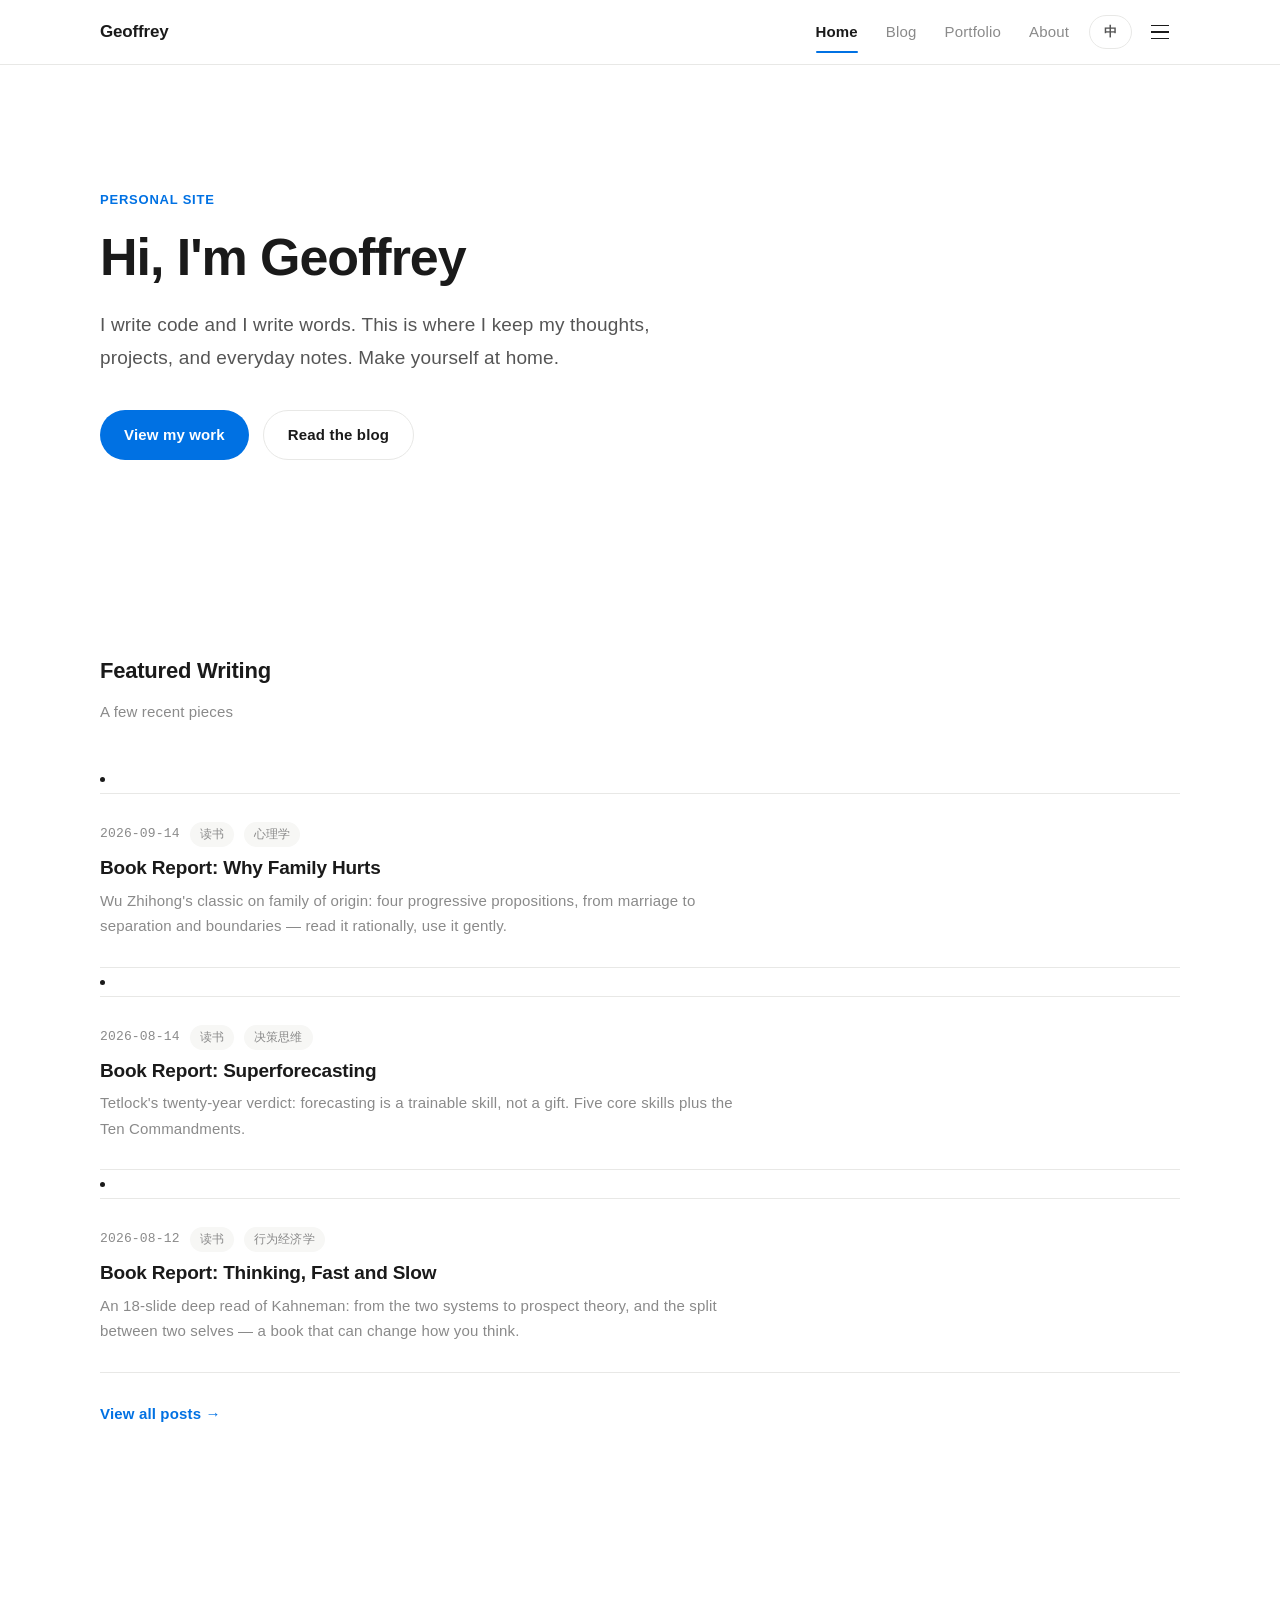
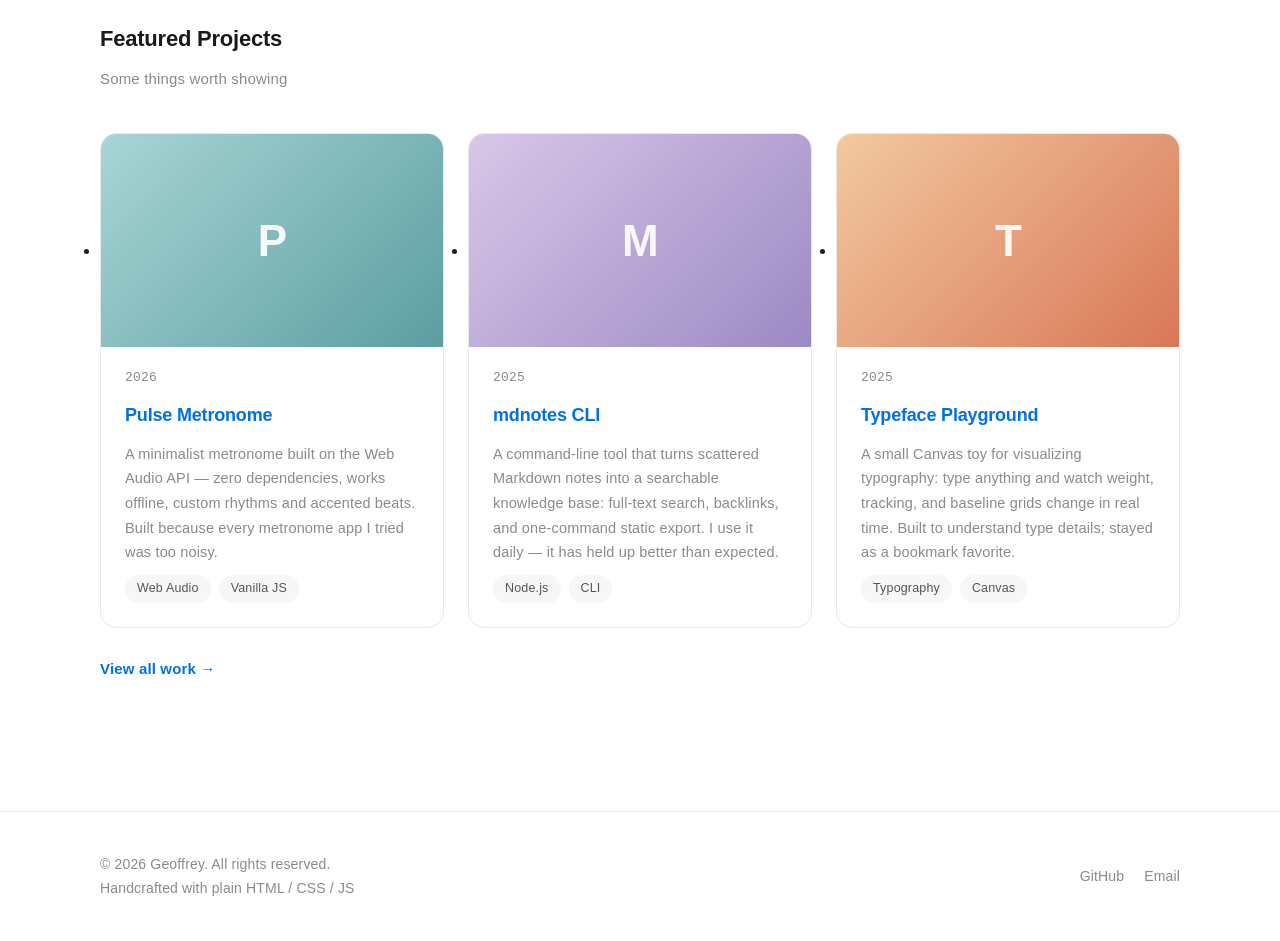
<file: index.html>
<!DOCTYPE html>
<html lang="zh">
<head>
  <meta charset="UTF-8" />
  <meta name="viewport" content="width=device-width, initial-scale=1.0" />
  <meta name="description" content="Geoffrey's personal site — writing, projects, and a bit about me." />
  <title>Geoffrey — 首页</title>
  <link rel="stylesheet" href="assets/css/style.css" />
</head>
<body>
  <!-- Header & footer are injected by assets/js/nav.js -->

  <main>
    <section class="hero">
      <div class="container">
        <span class="hero-eyebrow" data-i18n="home.eyebrow">Personal Site</span>
        <h1 data-i18n="home.heroTitle">Hi, I'm Geoffrey</h1>
        <p data-i18n="home.heroSubtitle"></p>
        <div class="hero-actions">
          <a class="btn btn-primary" href="portfolio.html" data-i18n="home.ctaWorks">View my work</a>
          <a class="btn btn-ghost" href="blog.html" data-i18n="home.ctaBlog">Read the blog</a>
        </div>
      </div>
    </section>

    <section class="section" id="writing">
      <div class="container">
        <h2 class="section-title" data-i18n="home.featuredPosts">Featured Writing</h2>
        <p class="section-sub" data-i18n="home.featuredPostsSub"></p>
        <div id="featured-posts"><!-- rendered by article.js --></div>
        <a class="view-all" href="blog.html" data-i18n="home.viewAllPosts">View all posts →</a>
      </div>
    </section>

    <section class="section" id="work">
      <div class="container">
        <h2 class="section-title" data-i18n="home.featuredWorks">Featured Projects</h2>
        <p class="section-sub" data-i18n="home.featuredWorksSub"></p>
        <div id="featured-works"><!-- rendered by works.js --></div>
        <a class="view-all" href="portfolio.html" data-i18n="home.viewAllWorks">View all work →</a>
      </div>
    </section>
  </main>

  <script src="assets/data/articles.js"></script>
  <script src="assets/data/works.js"></script>
  <script src="assets/js/i18n.js"></script>
  <script src="assets/js/nav.js"></script>
  <script src="assets/js/article.js"></script>
  <script src="assets/js/works.js"></script>
</body>
</html>
</file>
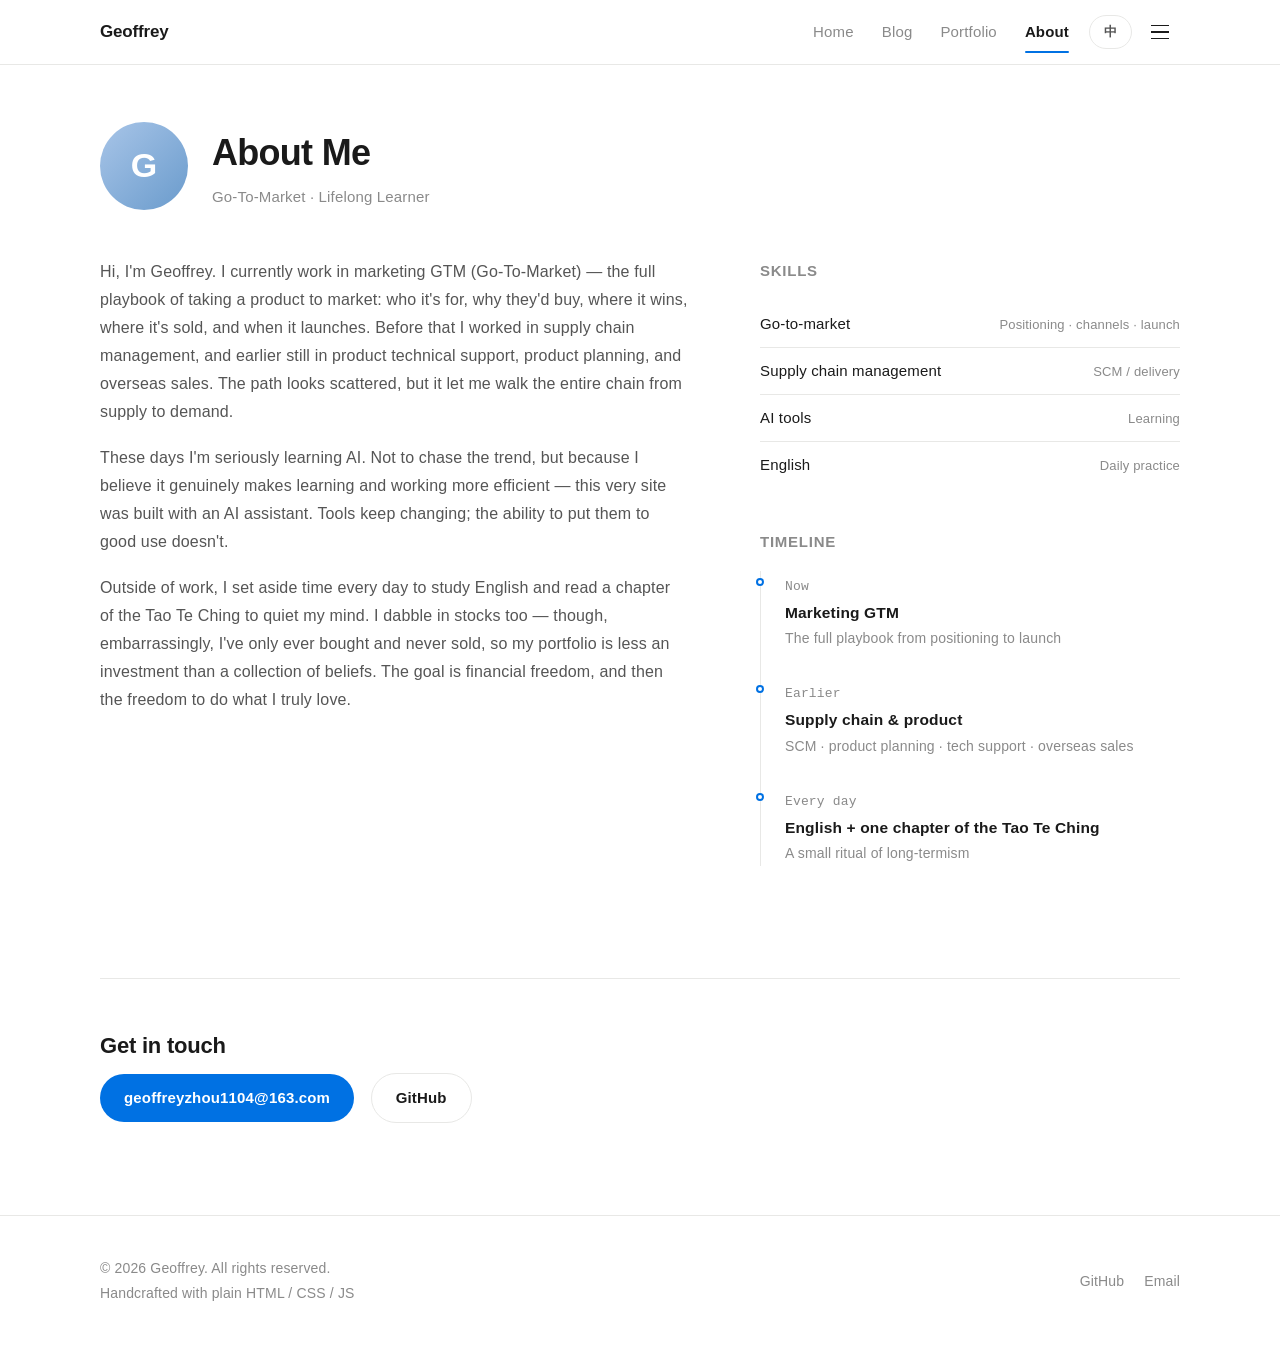
<file: about.html>
<!DOCTYPE html>
<html lang="zh">
<head>
  <meta charset="UTF-8" />
  <meta name="viewport" content="width=device-width, initial-scale=1.0" />
  <meta name="description" content="About Geoffrey." />
  <title>关于我 — Geoffrey</title>
  <link rel="stylesheet" href="assets/css/style.css" />
</head>
<body>
  <main>
    <div class="container">
      <div class="about-header">
        <div class="avatar cover-g1" aria-hidden="true">G</div>
        <div>
          <h1 data-i18n="about.title">About Me</h1>
          <p class="about-role" data-i18n="about.role"></p>
        </div>
      </div>

      <div class="about-grid">
        <div class="about-bio">
          <p data-i18n="about.p1"></p>
          <p data-i18n="about.p2"></p>
          <p data-i18n="about.p3"></p>
        </div>

        <aside>
          <div class="sidebar-block">
            <h3 data-i18n="about.skillsTitle">Skills</h3>
            <ul class="skill-list">
              <li><span data-i18n="about.skill1"></span><span class="skill-note" data-i18n="about.skill1Note"></span></li>
              <li><span data-i18n="about.skill2"></span><span class="skill-note" data-i18n="about.skill2Note"></span></li>
              <li><span data-i18n="about.skill3"></span><span class="skill-note" data-i18n="about.skill3Note"></span></li>
              <li><span data-i18n="about.skill4"></span><span class="skill-note" data-i18n="about.skill4Note"></span></li>
            </ul>
          </div>

          <div class="sidebar-block">
            <h3 data-i18n="about.timelineTitle">Timeline</h3>
            <ul class="timeline">
              <li>
                <span class="tl-when" data-i18n="about.tl1When"></span>
                <div class="tl-what" data-i18n="about.tl1What"></div>
                <div class="tl-note" data-i18n="about.tl1Note"></div>
              </li>
              <li>
                <span class="tl-when" data-i18n="about.tl2When"></span>
                <div class="tl-what" data-i18n="about.tl2What"></div>
                <div class="tl-note" data-i18n="about.tl2Note"></div>
              </li>
              <li>
                <span class="tl-when" data-i18n="about.tl3When"></span>
                <div class="tl-what" data-i18n="about.tl3What"></div>
                <div class="tl-note" data-i18n="about.tl3Note"></div>
              </li>
            </ul>
          </div>
        </aside>
      </div>

      <div class="contact-strip">
        <h2 class="section-title" data-i18n="about.contact">Get in touch</h2>
        <div>
          <a class="btn btn-primary" href="mailto:geoffreyzhou1104@163.com">geoffreyzhou1104@163.com</a>
          <a class="btn btn-ghost" href="https://github.com/geoffreyzhou1104" target="_blank" rel="noopener" data-i18n="about.github">GitHub</a>
        </div>
      </div>
    </div>
  </main>

  <script src="assets/js/i18n.js"></script>
  <script src="assets/js/nav.js"></script>
</body>
</html>
</file>
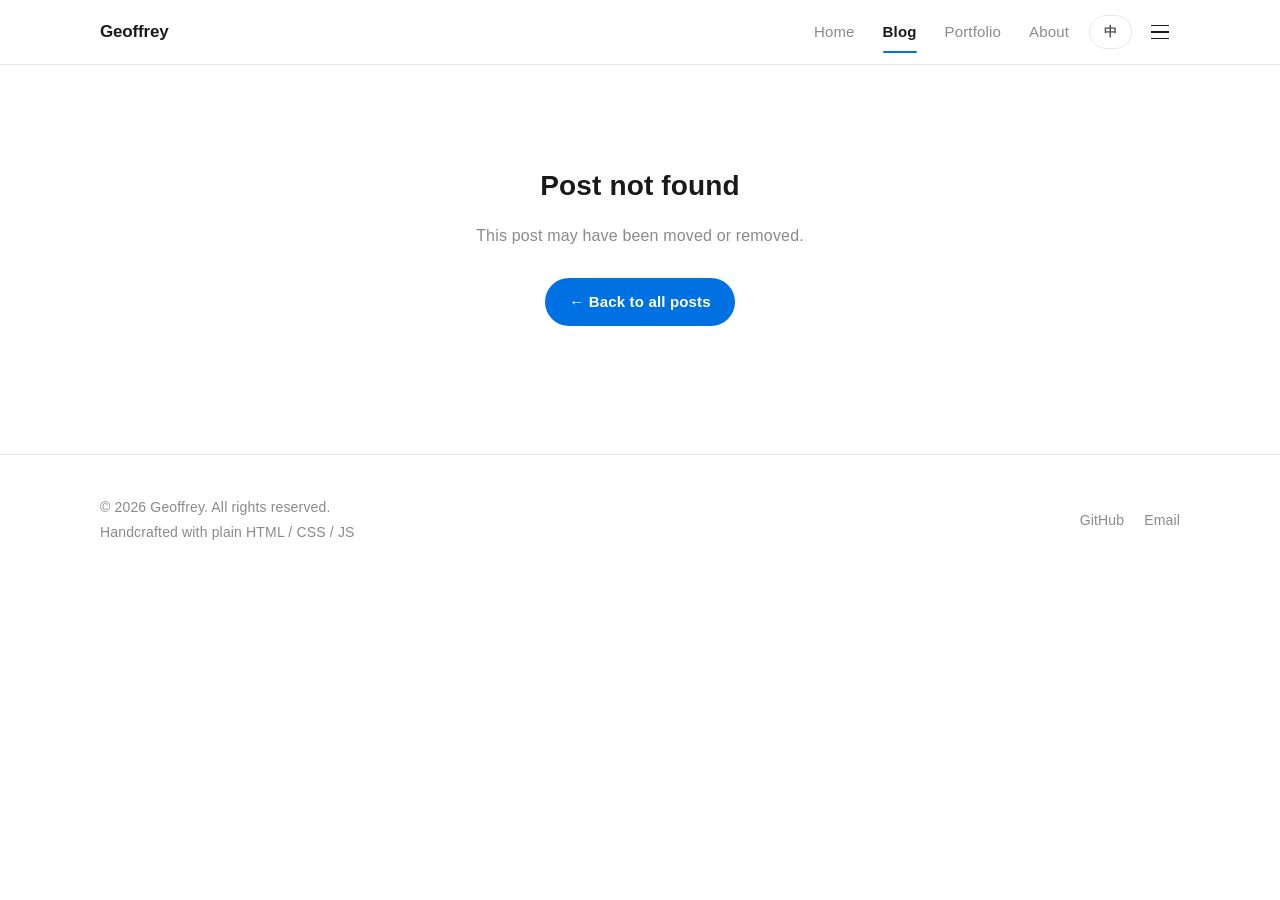
<file: article.html>
<!DOCTYPE html>
<html lang="zh">
<head>
  <meta charset="UTF-8" />
  <meta name="viewport" content="width=device-width, initial-scale=1.0" />
  <title>文章 — Geoffrey</title>
  <link rel="stylesheet" href="assets/css/style.css" />
</head>
<body>
  <main id="article-root">
    <!-- Rendered by article.js based on ?id=xxx -->
  </main>

  <script src="assets/data/articles.js"></script>
  <script src="assets/js/i18n.js"></script>
  <script src="assets/js/nav.js"></script>
  <script src="assets/js/article.js"></script>
</body>
</html>
</file>
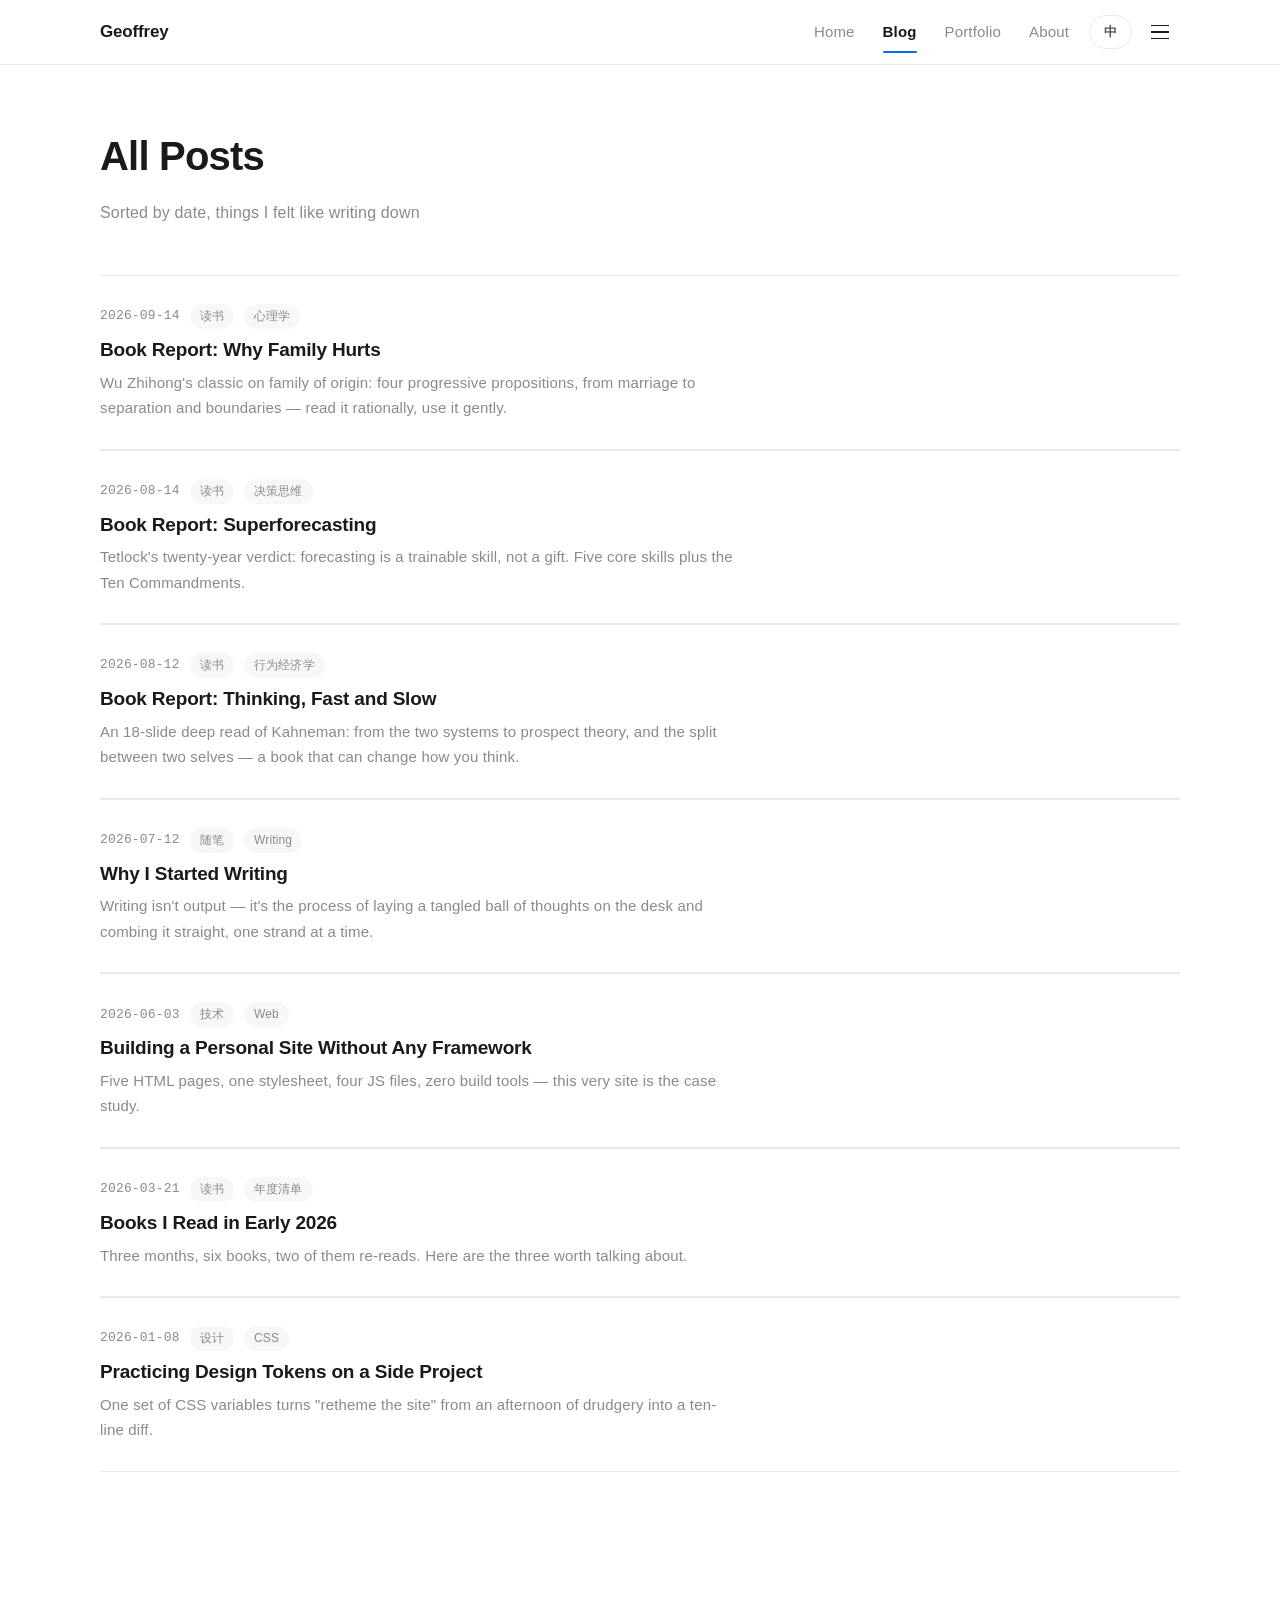
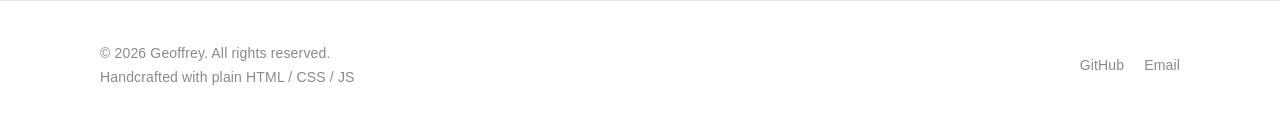
<file: blog.html>
<!DOCTYPE html>
<html lang="zh">
<head>
  <meta charset="UTF-8" />
  <meta name="viewport" content="width=device-width, initial-scale=1.0" />
  <meta name="description" content="All posts by Geoffrey." />
  <title>文章 — Geoffrey</title>
  <link rel="stylesheet" href="assets/css/style.css" />
</head>
<body>
  <main>
    <div class="container">
      <div class="page-head">
        <h1 data-i18n="blog.title">All Posts</h1>
        <p data-i18n="blog.sub"></p>
      </div>
      <section class="section" style="padding-top: 0">
        <div id="post-list"><!-- rendered by article.js --></div>
      </section>
    </div>
  </main>

  <script src="assets/data/articles.js"></script>
  <script src="assets/js/i18n.js"></script>
  <script src="assets/js/nav.js"></script>
  <script src="assets/js/article.js"></script>
</body>
</html>
</file>
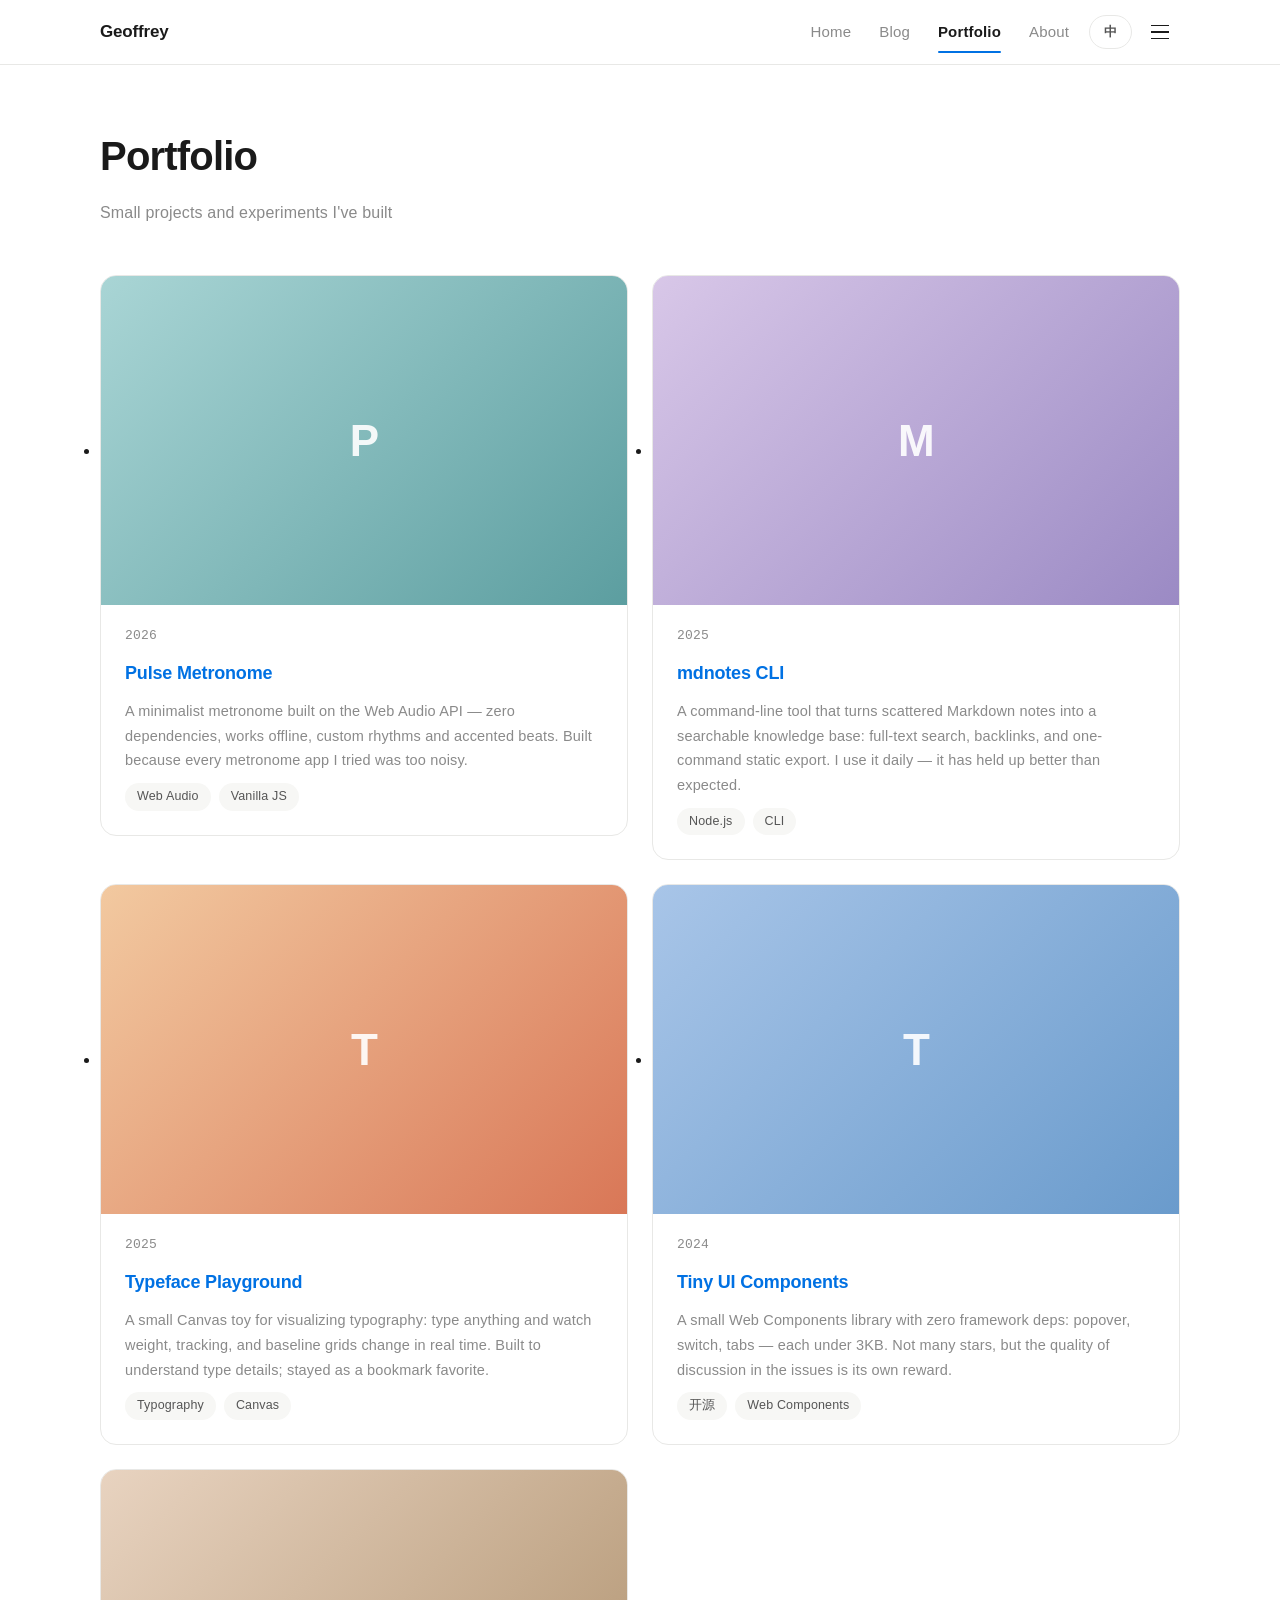
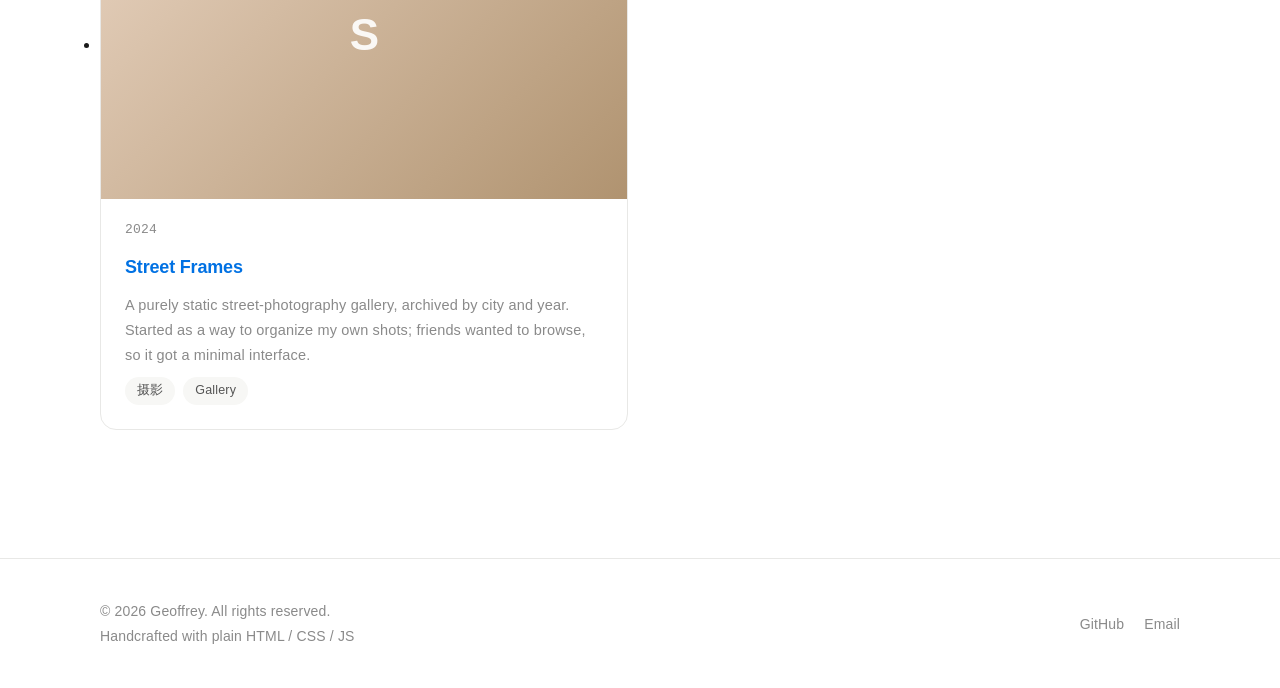
<file: portfolio.html>
<!DOCTYPE html>
<html lang="zh">
<head>
  <meta charset="UTF-8" />
  <meta name="viewport" content="width=device-width, initial-scale=1.0" />
  <meta name="description" content="Projects and experiments by Geoffrey." />
  <title>作品集 — Geoffrey</title>
  <link rel="stylesheet" href="assets/css/style.css" />
</head>
<body>
  <main>
    <div class="container">
      <div class="page-head">
        <h1 data-i18n="portfolio.title">Portfolio</h1>
        <p data-i18n="portfolio.sub"></p>
      </div>
      <section class="section" style="padding-top: 0">
        <div id="works-grid"><!-- rendered by works.js --></div>
      </section>
    </div>
  </main>

  <script src="assets/data/works.js"></script>
  <script src="assets/js/i18n.js"></script>
  <script src="assets/js/nav.js"></script>
  <script src="assets/js/article.js"></script>
  <script src="assets/js/works.js"></script>
</body>
</html>
</file>
<file: assets/css/style.css>
/* ============================================================
   Personal Site — Global Stylesheet
   Light-minimal (Apple/Notion inspired), mobile-first, no build
   ============================================================ */

/* ---------- 1. Design Tokens ---------- */
:root {
  /* Background & text */
  --bg: #ffffff;
  --bg-secondary: #f7f7f5;
  --text-primary: #1a1a1a;
  --text-secondary: #555555;
  --text-tertiary: #8a8a8a;

  /* Lines & accent */
  --border: #e8e8e6;
  --accent: #0071e3;
  --accent-hover: #0077ed;

  /* Radius & shadows */
  --radius: 12px;
  --radius-lg: 16px;
  --shadow-sm: 0 1px 3px rgba(0, 0, 0, 0.05);
  --shadow-md: 0 4px 16px rgba(0, 0, 0, 0.08);

  /* Fonts */
  --font-sans: -apple-system, BlinkMacSystemFont, "Segoe UI", "PingFang SC",
    "Hiragino Sans GB", "Microsoft YaHei", "Noto Sans SC", sans-serif;
  --font-mono: "SF Mono", "Cascadia Code", Consolas, "JetBrains Mono",
    Menlo, monospace;

  /* Layout */
  --container: min(1080px, 92vw);
  --reading: 680px;
  --nav-h: 64px;
}

/* Dark theme (reserved for future — enable via [data-theme="dark"] on <html>)
[data-theme="dark"] {
  --bg: #111112;
  --bg-secondary: #1a1a1c;
  --text-primary: #f5f5f5;
  --text-secondary: #c0c0c0;
  --text-tertiary: #8a8a8a;
  --border: #2a2a2c;
  --accent: #2997ff;
  --accent-hover: #40a3ff;
  --shadow-sm: 0 1px 3px rgba(0, 0, 0, 0.4);
  --shadow-md: 0 4px 16px rgba(0, 0, 0, 0.5);
}
*/

/* ---------- 2. Reset & Base ---------- */
*,
*::before,
*::after {
  box-sizing: border-box;
  margin: 0;
  padding: 0;
}

html {
  scroll-behavior: smooth;
  -webkit-text-size-adjust: 100%;
}

body {
  font-family: var(--font-sans);
  font-size: 16px;
  line-height: 1.75;
  color: var(--text-primary);
  background: var(--bg);
  letter-spacing: 0.01em;
  -webkit-font-smoothing: antialiased;
}

img {
  max-width: 100%;
  display: block;
}

a {
  color: var(--accent);
  text-decoration: none;
  transition: color 0.2s ease;
}

a:hover {
  color: var(--accent-hover);
}

button {
  font: inherit;
  color: inherit;
  background: none;
  border: none;
  cursor: pointer;
}

:focus-visible {
  outline: 2px solid var(--accent);
  outline-offset: 2px;
  border-radius: 4px;
}

::selection {
  background: rgba(0, 113, 227, 0.15);
}

/* ---------- 3. Layout Utilities ---------- */
.container {
  width: var(--container);
  margin-inline: auto;
}

.section {
  padding-block: 64px;
}

@media (min-width: 901px) {
  .section {
    padding-block: 96px;
  }
}

.section-title {
  font-size: 22px;
  font-weight: 700;
  letter-spacing: -0.01em;
  margin-bottom: 8px;
}

.section-sub {
  color: var(--text-tertiary);
  font-size: 15px;
  margin-bottom: 40px;
}

/* Reading-width column for article body */
.reading {
  max-width: var(--reading);
  margin-inline: auto;
}

/* ---------- 4. Header / Navigation ---------- */
.site-header {
  position: sticky;
  top: 0;
  z-index: 100;
  background: rgba(255, 255, 255, 0.82);
  backdrop-filter: blur(8px);
  -webkit-backdrop-filter: blur(8px);
  border-bottom: 1px solid var(--border);
}

.site-header .container {
  display: flex;
  align-items: center;
  justify-content: space-between;
  height: var(--nav-h);
}

.nav-logo {
  font-size: 17px;
  font-weight: 700;
  color: var(--text-primary);
  letter-spacing: -0.01em;
}

.nav-logo:hover {
  color: var(--text-primary);
}

.nav-right {
  display: flex;
  align-items: center;
  gap: 8px;
}

.nav-links {
  display: none;
  align-items: center;
  gap: 4px;
  list-style: none;
}

@media (min-width: 769px) {
  .nav-links {
    display: flex;
  }
  .nav-burger {
    display: none;
  }
}

.nav-link {
  position: relative;
  display: inline-block;
  padding: 6px 12px;
  font-size: 15px;
  color: var(--text-tertiary);
  transition: color 0.2s ease;
}

.nav-link:hover {
  color: var(--text-primary);
}

.nav-link.active {
  color: var(--text-primary);
  font-weight: 600;
}

.nav-link.active::after {
  content: "";
  position: absolute;
  left: 12px;
  right: 12px;
  bottom: -2px;
  height: 2px;
  border-radius: 1px;
  background: var(--accent);
}

/* Language pill button */
.lang-btn {
  display: inline-flex;
  align-items: center;
  padding: 5px 14px;
  border-radius: 999px;
  border: 1px solid var(--border);
  background: var(--bg);
  font-size: 13px;
  font-weight: 600;
  color: var(--text-secondary);
  transition: border-color 0.2s ease, color 0.2s ease, transform 0.2s ease;
}

.lang-btn:hover {
  border-color: var(--accent);
  color: var(--accent);
}

.lang-btn:active {
  transform: scale(0.96);
}

/* Burger (mobile) */
.nav-burger {
  display: inline-flex;
  flex-direction: column;
  justify-content: center;
  gap: 5px;
  width: 40px;
  height: 40px;
  align-items: center;
}

.nav-burger span {
  display: block;
  width: 18px;
  height: 1.5px;
  background: var(--text-primary);
  transition: transform 0.25s ease, opacity 0.2s ease;
}

.nav-burger.open span:nth-child(1) {
  transform: translateY(6.5px) rotate(45deg);
}

.nav-burger.open span:nth-child(2) {
  opacity: 0;
}

.nav-burger.open span:nth-child(3) {
  transform: translateY(-6.5px) rotate(-45deg);
}

/* Mobile dropdown menu */
.nav-menu {
  display: none;
  border-bottom: 1px solid var(--border);
  background: var(--bg);
}

.nav-menu.open {
  display: block;
  animation: menuDown 0.25s ease;
}

@keyframes menuDown {
  from {
    opacity: 0;
    transform: translateY(-6px);
  }
  to {
    opacity: 1;
    transform: translateY(0);
  }
}

.nav-menu ul {
  list-style: none;
  padding: 8px 4vw 16px;
}

.nav-menu a {
  display: block;
  padding: 12px 8px;
  font-size: 16px;
  color: var(--text-secondary);
  border-radius: 8px;
}

.nav-menu a:hover,
.nav-menu a.active {
  color: var(--text-primary);
  background: var(--bg-secondary);
}

/* ---------- 5. Hero (home) ---------- */
.hero {
  padding-block: 72px 56px;
}

@media (min-width: 901px) {
  .hero {
    padding-block: 120px 96px;
  }
}

.hero-eyebrow {
  display: inline-block;
  font-size: 13px;
  font-weight: 600;
  color: var(--accent);
  letter-spacing: 0.06em;
  text-transform: uppercase;
  margin-bottom: 16px;
}

.hero h1 {
  font-size: clamp(32px, 6vw, 52px);
  font-weight: 800;
  letter-spacing: -0.02em;
  line-height: 1.15;
  margin-bottom: 20px;
}

.hero p {
  max-width: 560px;
  color: var(--text-secondary);
  font-size: clamp(16px, 2vw, 19px);
  margin-bottom: 36px;
}

.hero-actions {
  display: flex;
  flex-wrap: wrap;
  gap: 14px;
}

/* ---------- 6. Buttons ---------- */
.btn {
  display: inline-flex;
  align-items: center;
  gap: 6px;
  padding: 11px 24px;
  border-radius: 999px;
  font-size: 15px;
  font-weight: 600;
  transition: background 0.2s ease, color 0.2s ease, border-color 0.2s ease,
    transform 0.2s ease;
}

.btn:active {
  transform: scale(0.97);
}

.btn-primary {
  background: var(--accent);
  color: #fff;
}

.btn-primary:hover {
  background: var(--accent-hover);
  color: #fff;
}

.btn-ghost {
  border: 1px solid var(--border);
  color: var(--text-primary);
}

.btn-ghost:hover {
  border-color: var(--accent);
  color: var(--accent);
}

/* ---------- 7. Article List ---------- */
.post-list {
  list-style: none;
}

.post-item {
  display: block;
  padding-block: 28px;
  border-bottom: 1px solid var(--border);
  color: inherit;
}

.post-item:first-child {
  border-top: 1px solid var(--border);
}

.post-item:hover .post-title {
  color: var(--accent);
}

.post-meta {
  display: flex;
  flex-wrap: wrap;
  align-items: center;
  gap: 10px;
  font-family: var(--font-mono);
  font-size: 13px;
  color: var(--text-tertiary);
  margin-bottom: 8px;
}

.post-tag {
  padding: 2px 10px;
  border-radius: 999px;
  background: var(--bg-secondary);
  font-family: var(--font-sans);
  font-size: 12px;
}

.post-title {
  font-size: 19px;
  font-weight: 650;
  letter-spacing: -0.01em;
  line-height: 1.4;
  margin-bottom: 6px;
  transition: color 0.2s ease;
}

.post-excerpt {
  color: var(--text-tertiary);
  font-size: 15px;
  line-height: 1.7;
  max-width: 640px;
}

/* Home featured: grid of latest posts */
.featured-posts {
  list-style: none;
  display: grid;
  gap: 0;
}

/* "View all" link at section end */
.view-all {
  display: inline-block;
  margin-top: 28px;
  font-size: 15px;
  font-weight: 600;
}

/* ---------- 8. Work Cards ---------- */
.works-grid {
  display: grid;
  grid-template-columns: 1fr;
  gap: 24px;
}

@media (min-width: 601px) {
  .works-grid {
    grid-template-columns: repeat(2, 1fr);
  }
}

@media (min-width: 901px) {
  .works-grid.three-col {
    grid-template-columns: repeat(3, 1fr);
  }
}

.work-card {
  display: flex;
  flex-direction: column;
  border: 1px solid var(--border);
  border-radius: var(--radius-lg);
  background: var(--bg);
  overflow: hidden;
  transition: transform 0.2s ease, box-shadow 0.2s ease;
}

.work-card:hover {
  transform: translateY(-3px);
  box-shadow: var(--shadow-md);
}

.work-cover {
  aspect-ratio: 16 / 10;
  display: flex;
  align-items: center;
  justify-content: center;
  font-size: 44px;
  font-weight: 800;
  color: rgba(255, 255, 255, 0.9);
  letter-spacing: -0.02em;
}

.work-body {
  padding: 20px 24px 24px;
  display: flex;
  flex-direction: column;
  gap: 10px;
  flex: 1;
}

.work-year {
  font-family: var(--font-mono);
  font-size: 13px;
  color: var(--text-tertiary);
}

.work-title {
  font-size: 18px;
  font-weight: 650;
  letter-spacing: -0.01em;
}

.work-desc {
  font-size: 14.5px;
  color: var(--text-tertiary);
  line-height: 1.7;
  flex: 1;
}

.work-tags {
  display: flex;
  flex-wrap: wrap;
  gap: 8px;
}

.work-tag {
  padding: 3px 12px;
  border-radius: 999px;
  background: var(--bg-secondary);
  font-size: 12.5px;
  color: var(--text-secondary);
}

/* Cover gradients (soft, Apple-ish palette — no image files) */
.cover-g1 { background: linear-gradient(135deg, #a8c5e8 0%, #6a9bcc 100%); }
.cover-g2 { background: linear-gradient(135deg, #f2c9a0 0%, #d97757 100%); }
.cover-g3 { background: linear-gradient(135deg, #b9d4b4 0%, #788c5d 100%); }
.cover-g4 { background: linear-gradient(135deg, #d8c7e8 0%, #9b8ac4 100%); }
.cover-g5 { background: linear-gradient(135deg, #a9d5d5 0%, #5c9ea0 100%); }
.cover-g6 { background: linear-gradient(135deg, #e8d3c0 0%, #b09370 100%); }

/* ---------- 9. Article Detail Page ---------- */
.article-header {
  padding-block: 56px 8px;
}

.article-header .post-meta {
  justify-content: flex-start;
  margin-bottom: 16px;
}

.article-title {
  font-size: clamp(28px, 5vw, 40px);
  font-weight: 800;
  letter-spacing: -0.02em;
  line-height: 1.25;
  margin-bottom: 12px;
}

.article-lead {
  font-size: 17px;
  color: var(--text-secondary);
  margin-bottom: 40px;
}

.article-body {
  padding-block: 24px 72px;
}

.article-body h2 {
  font-size: 24px;
  font-weight: 700;
  letter-spacing: -0.01em;
  margin: 48px 0 16px;
}

.article-body h3 {
  font-size: 19px;
  font-weight: 650;
  margin: 36px 0 12px;
}

.article-body p {
  margin-bottom: 20px;
  color: var(--text-secondary);
}

.article-body blockquote {
  margin: 28px 0;
  padding: 4px 0 4px 20px;
  border-left: 3px solid var(--accent);
  color: var(--text-secondary);
  font-size: 16.5px;
  font-style: italic;
}

.article-body pre {
  margin: 24px 0;
  padding: 20px 24px;
  border-radius: var(--radius);
  background: var(--bg-secondary);
  border: 1px solid var(--border);
  overflow-x: auto;
  font-family: var(--font-mono);
  font-size: 14px;
  line-height: 1.7;
  color: var(--text-primary);
}

.article-body ul {
  margin: 0 0 20px;
  padding-left: 22px;
  color: var(--text-secondary);
}

/* Download button block inside article body */
.article-body .article-dl {
  display: inline-flex;
  margin: 12px 0 32px;
}

.article-body li {
  margin-bottom: 8px;
}

.article-nav {
  display: grid;
  grid-template-columns: 1fr;
  gap: 16px;
  padding-block: 32px 72px;
  border-top: 1px solid var(--border);
}

@media (min-width: 601px) {
  .article-nav {
    grid-template-columns: 1fr 1fr;
  }
}

.article-nav a {
  display: block;
  padding: 16px 20px;
  border: 1px solid var(--border);
  border-radius: var(--radius);
  transition: border-color 0.2s ease;
}

.article-nav a:hover {
  border-color: var(--accent);
}

.article-nav .nav-label {
  display: block;
  font-size: 13px;
  color: var(--text-tertiary);
  margin-bottom: 4px;
}

.article-nav .nav-article-title {
  font-size: 15px;
  font-weight: 600;
  color: var(--text-primary);
}

.article-nav .next {
  text-align: right;
}

/* Not-found state */
.notfound {
  padding-block: 96px;
  text-align: center;
}

.notfound h1 {
  font-size: 28px;
  margin-bottom: 12px;
}

.notfound p {
  color: var(--text-tertiary);
  margin-bottom: 28px;
}

/* ---------- 10. About Page ---------- */
.about-header {
  display: flex;
  align-items: center;
  gap: 24px;
  padding-block: 56px 8px;
}

.avatar {
  width: 88px;
  height: 88px;
  border-radius: 50%;
  display: flex;
  align-items: center;
  justify-content: center;
  font-size: 34px;
  font-weight: 800;
  color: #fff;
  flex-shrink: 0;
}

.about-header h1 {
  font-size: clamp(26px, 4vw, 36px);
  font-weight: 800;
  letter-spacing: -0.02em;
}

.about-header .about-role {
  color: var(--text-tertiary);
  font-size: 15px;
}

.about-grid {
  display: grid;
  grid-template-columns: 1fr;
  gap: 48px;
  padding-block: 40px 72px;
}

@media (min-width: 901px) {
  .about-grid {
    grid-template-columns: 1.4fr 1fr;
    gap: 72px;
  }
}

.about-bio p {
  color: var(--text-secondary);
  margin-bottom: 18px;
}

.sidebar-block {
  margin-bottom: 40px;
}

.sidebar-block h3 {
  font-size: 15px;
  font-weight: 700;
  text-transform: uppercase;
  letter-spacing: 0.05em;
  color: var(--text-tertiary);
  margin-bottom: 16px;
}

.skill-list {
  list-style: none;
}

.skill-list li {
  display: flex;
  justify-content: space-between;
  align-items: baseline;
  padding: 10px 0;
  border-bottom: 1px solid var(--border);
  font-size: 15px;
}

.skill-list li:last-child {
  border-bottom: none;
}

.skill-list .skill-note {
  color: var(--text-tertiary);
  font-size: 13px;
}

/* Timeline */
.timeline {
  list-style: none;
  border-left: 1px solid var(--border);
  padding-left: 24px;
}

.timeline li {
  position: relative;
  padding-bottom: 28px;
}

.timeline li:last-child {
  padding-bottom: 0;
}

.timeline li::before {
  content: "";
  position: absolute;
  left: -28.5px;
  top: 7px;
  width: 8px;
  height: 8px;
  border-radius: 50%;
  background: var(--bg);
  border: 2px solid var(--accent);
}

.timeline .tl-when {
  font-family: var(--font-mono);
  font-size: 13px;
  color: var(--text-tertiary);
}

.timeline .tl-what {
  font-size: 15.5px;
  font-weight: 600;
}

.timeline .tl-note {
  font-size: 14px;
  color: var(--text-tertiary);
}

/* Contact strip */
.contact-strip {
  border-top: 1px solid var(--border);
  padding-block: 48px;
}

.contact-strip .btn {
  margin-right: 12px;
  margin-bottom: 12px;
}

/* ---------- 11. Footer ---------- */
.site-footer {
  border-top: 1px solid var(--border);
  padding-block: 40px;
  margin-top: 32px;
}

.site-footer .container {
  display: flex;
  flex-direction: column;
  gap: 12px;
}

@media (min-width: 601px) {
  .site-footer .container {
    flex-direction: row;
    align-items: center;
    justify-content: space-between;
  }
}

.footer-copy {
  font-size: 14px;
  color: var(--text-tertiary);
}

.footer-social {
  display: flex;
  gap: 20px;
  list-style: none;
}

.footer-social a {
  font-size: 14px;
  color: var(--text-tertiary);
}

.footer-social a:hover {
  color: var(--accent);
}

/* ---------- 12. Page head (sub pages) ---------- */
.page-head {
  padding-block: 56px 8px;
}

.page-head h1 {
  font-size: clamp(28px, 5vw, 40px);
  font-weight: 800;
  letter-spacing: -0.02em;
  margin-bottom: 8px;
}

.page-head p {
  color: var(--text-tertiary);
  margin-bottom: 40px;
}

/* ---------- 13. Motion ---------- */
.reveal {
  opacity: 0;
  transform: translateY(12px);
  transition: opacity 0.5s ease, transform 0.5s ease;
}

.reveal.visible {
  opacity: 1;
  transform: translateY(0);
}

@media (prefers-reduced-motion: reduce) {
  html {
    scroll-behavior: auto;
  }
  .reveal {
    opacity: 1;
    transform: none;
    transition: none;
  }
  .work-card:hover {
    transform: none;
  }
  .nav-menu.open {
    animation: none;
  }
}
</file>
